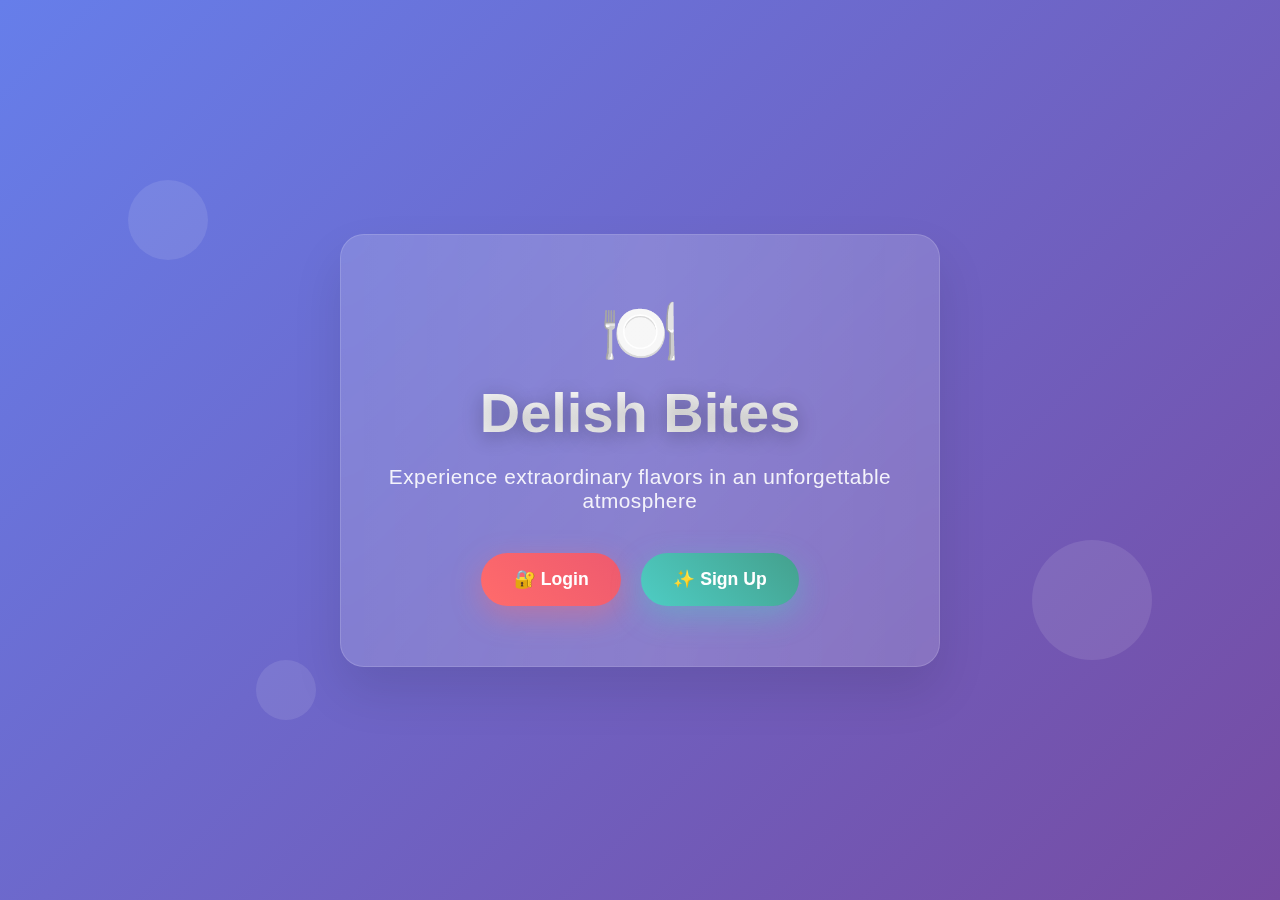
<file: frontend/index.html>
<!DOCTYPE html>
<html lang="en">
<head>
    <meta charset="UTF-8">
    <meta name="viewport" content="width=device-width, initial-scale=1.0">
    <title>Delish Bites - Extraordinary Dining Experience</title>
    <style>
        * {
            margin: 0;
            padding: 0;
            box-sizing: border-box;
        }

        body {
            font-family: 'Inter', -apple-system, BlinkMacSystemFont, 'Segoe UI', Roboto, sans-serif;
            background: linear-gradient(135deg, #667eea 0%, #764ba2 100%);
            min-height: 100vh;
            display: flex;
            flex-direction: column;
            justify-content: center;
            align-items: center;
            overflow-x: hidden;
        }

        .hero-container {
            text-align: center;
            background: rgba(255, 255, 255, 0.1);
            backdrop-filter: blur(20px);
            border-radius: 24px;
            padding: 60px 40px;
            border: 1px solid rgba(255, 255, 255, 0.2);
            box-shadow: 0 25px 50px rgba(0, 0, 0, 0.1);
            max-width: 600px;
            width: 90%;
            position: relative;
            overflow: hidden;
        }

        .hero-container::before {
            content: '';
            position: absolute;
            top: -50%;
            left: -50%;
            width: 200%;
            height: 200%;
            background: linear-gradient(45deg, transparent, rgba(255, 255, 255, 0.1), transparent);
            transform: rotate(45deg);
            animation: shimmer 3s ease-in-out infinite;
        }

        @keyframes shimmer {
            0% { transform: translateX(-100%) translateY(-100%) rotate(45deg); }
            50% { transform: translateX(100%) translateY(100%) rotate(45deg); }
            100% { transform: translateX(-100%) translateY(-100%) rotate(45deg); }
        }

        .logo {
            font-size: 4rem;
            margin-bottom: 10px;
            animation: bounce 2s ease-in-out infinite;
        }

        @keyframes bounce {
            0%, 20%, 50%, 80%, 100% { transform: translateY(0); }
            40% { transform: translateY(-10px); }
            60% { transform: translateY(-5px); }
        }

        h1 {
            font-size: 3.5rem;
            font-weight: 800;
            color: white;
            margin-bottom: 20px;
            text-shadow: 0 4px 20px rgba(0, 0, 0, 0.3);
            background: linear-gradient(45deg, #fff, #f0f0f0);
            -webkit-background-clip: text;
            -webkit-text-fill-color: transparent;
            background-clip: text;
            position: relative;
            z-index: 1;
        }

        .subtitle {
            font-size: 1.3rem;
            color: rgba(255, 255, 255, 0.9);
            margin-bottom: 40px;
            font-weight: 300;
            letter-spacing: 0.5px;
            position: relative;
            z-index: 1;
        }

        .button-container {
            display: flex;
            gap: 20px;
            justify-content: center;
            flex-wrap: wrap;
            position: relative;
            z-index: 1;
        }

        .cta-button {
            padding: 16px 32px;
            font-size: 1.1rem;
            font-weight: 600;
            border: none;
            border-radius: 50px;
            cursor: pointer;
            transition: all 0.3s cubic-bezier(0.175, 0.885, 0.32, 1.275);
            text-decoration: none;
            display: inline-flex;
            align-items: center;
            gap: 8px;
            position: relative;
            overflow: hidden;
            min-width: 140px;
            justify-content: center;
        }

        .cta-button::before {
            content: '';
            position: absolute;
            top: 0;
            left: -100%;
            width: 100%;
            height: 100%;
            background: linear-gradient(90deg, transparent, rgba(255, 255, 255, 0.2), transparent);
            transition: left 0.5s;
        }

        .cta-button:hover::before {
            left: 100%;
        }

        .login-btn {
            background: linear-gradient(45deg, #ff6b6b, #ee5a6f);
            color: white;
            box-shadow: 0 10px 30px rgba(255, 107, 107, 0.4);
        }

        .login-btn:hover {
            transform: translateY(-3px);
            box-shadow: 0 15px 40px rgba(255, 107, 107, 0.6);
        }

        .signup-btn {
            background: linear-gradient(45deg, #4ecdc4, #44a08d);
            color: white;
            box-shadow: 0 10px 30px rgba(78, 205, 196, 0.4);
        }

        .signup-btn:hover {
            transform: translateY(-3px);
            box-shadow: 0 15px 40px rgba(78, 205, 196, 0.6);
        }

        .floating-elements {
            position: fixed;
            top: 0;
            left: 0;
            width: 100%;
            height: 100%;
            pointer-events: none;
            z-index: -1;
        }

        .floating-element {
            position: absolute;
            border-radius: 50%;
            background: rgba(255, 255, 255, 0.1);
            animation: float 6s ease-in-out infinite;
        }

        .floating-element:nth-child(1) {
            width: 80px;
            height: 80px;
            top: 20%;
            left: 10%;
            animation-delay: 0s;
        }

        .floating-element:nth-child(2) {
            width: 120px;
            height: 120px;
            top: 60%;
            right: 10%;
            animation-delay: 2s;
        }

        .floating-element:nth-child(3) {
            width: 60px;
            height: 60px;
            bottom: 20%;
            left: 20%;
            animation-delay: 4s;
        }

        @keyframes float {
            0%, 100% { transform: translateY(0px) rotate(0deg); }
            50% { transform: translateY(-20px) rotate(180deg); }
        }

        .features {
            position: absolute;
            bottom: -150px;
            left: 50%;
            transform: translateX(-50%);
            display: flex;
            gap: 30px;
            opacity: 0.7;
        }

        .feature-item {
            text-align: center;
            color: rgba(255, 255, 255, 0.8);
            font-size: 0.9rem;
        }

        .feature-icon {
            font-size: 2rem;
            margin-bottom: 5px;
            display: block;
        }

        @media (max-width: 768px) {
            .hero-container {
                padding: 40px 20px;
                margin: 20px;
            }
            
            h1 {
                font-size: 2.5rem;
            }
            
            .subtitle {
                font-size: 1.1rem;
            }
            
            .button-container {
                flex-direction: column;
                align-items: center;
            }
            
            .cta-button {
                width: 100%;
                max-width: 250px;
            }
        }
    </style>
</head>
<body>
    <div class="floating-elements">
        <div class="floating-element"></div>
        <div class="floating-element"></div>
        <div class="floating-element"></div>
    </div>

    <div class="hero-container">
        <div class="logo">🍽️</div>
        <h1>Delish Bites</h1>
        <p class="subtitle">Experience extraordinary flavors in an unforgettable atmosphere</p>
        
        <div class="button-container">
            <button class="cta-button login-btn" onclick="location.href='login.html'">
                🔐 Login
            </button>
            <button class="cta-button signup-btn" onclick="location.href='signup.html'">
                ✨ Sign Up
            </button>
        </div>

        <div class="features">
            <div class="feature-item">
                <span class="feature-icon">🥘</span>
                Gourmet Cuisine
            </div>
            <div class="feature-item">
                <span class="feature-icon">⚡</span>
                Quick Booking
            </div>
            <div class="feature-item">
                <span class="feature-icon">🌟</span>
                Premium Service
            </div>
        </div>
    </div>
</body>
</html>
</file>
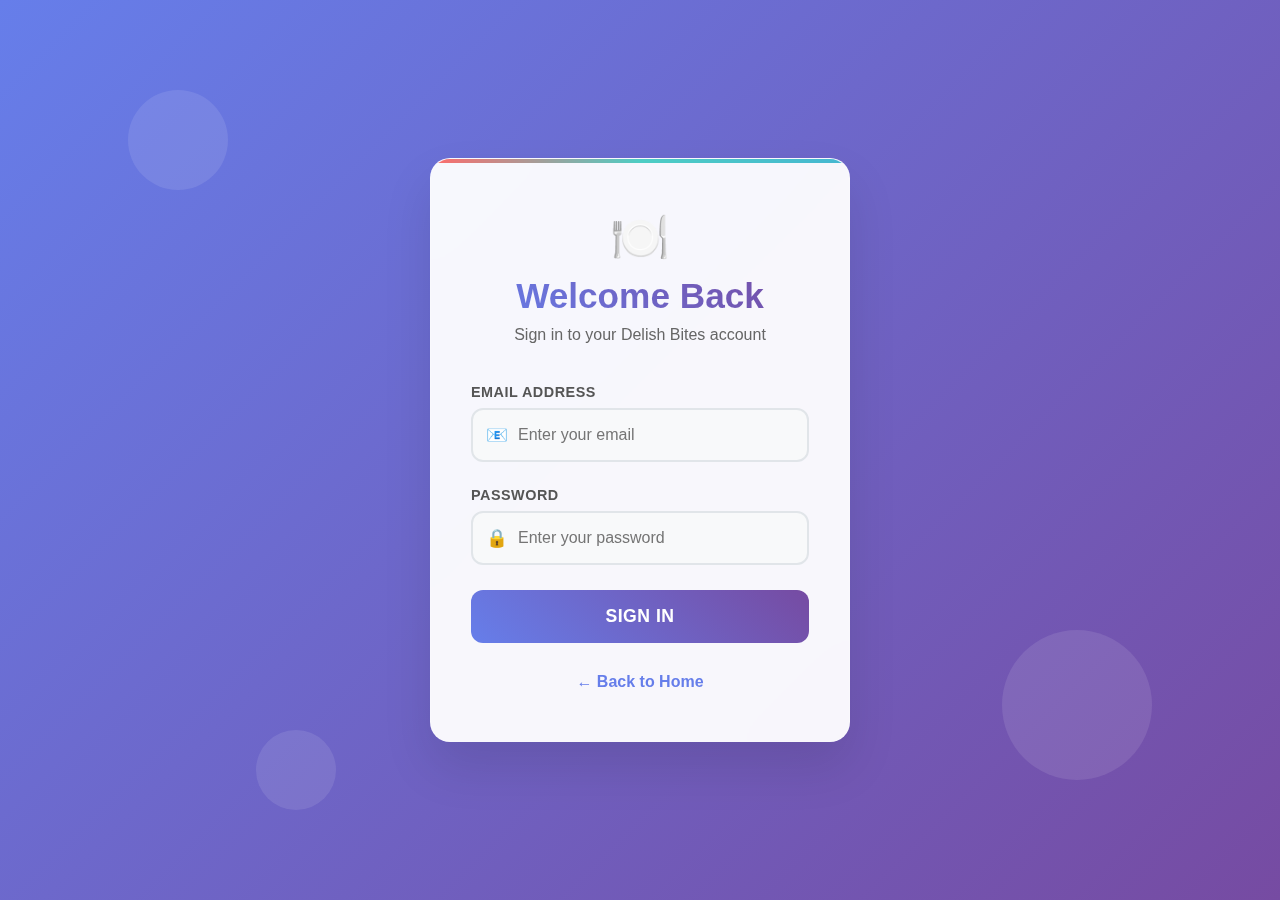
<file: frontend/login.html>
<!DOCTYPE html>
<html lang="en">
<head>
    <meta charset="UTF-8">
    <meta name="viewport" content="width=device-width, initial-scale=1.0">
    <title>Login - Delish Bites</title>
    <style>
        * {
            margin: 0;
            padding: 0;
            box-sizing: border-box;
        }

        body {
            font-family: 'Inter', -apple-system, BlinkMacSystemFont, 'Segoe UI', Roboto, sans-serif;
            background: linear-gradient(135deg, #667eea 0%, #764ba2 100%);
            min-height: 100vh;
            display: flex;
            justify-content: center;
            align-items: center;
            padding: 20px;
        }

        .login-container {
            background: rgba(255, 255, 255, 0.95);
            backdrop-filter: blur(20px);
            border-radius: 20px;
            padding: 50px 40px;
            box-shadow: 0 25px 50px rgba(0, 0, 0, 0.1);
            border: 1px solid rgba(255, 255, 255, 0.2);
            max-width: 420px;
            width: 100%;
            position: relative;
            overflow: hidden;
        }

        .login-container::before {
            content: '';
            position: absolute;
            top: 0;
            left: 0;
            right: 0;
            height: 4px;
            background: linear-gradient(90deg, #ff6b6b, #4ecdc4, #45b7d1);
            border-radius: 20px 20px 0 0;
        }

        .logo {
            text-align: center;
            font-size: 3rem;
            margin-bottom: 10px;
            animation: pulse 2s ease-in-out infinite;
        }

        @keyframes pulse {
            0%, 100% { transform: scale(1); }
            50% { transform: scale(1.05); }
        }

        h2 {
            text-align: center;
            color: #333;
            font-size: 2.2rem;
            font-weight: 700;
            margin-bottom: 10px;
            background: linear-gradient(45deg, #667eea, #764ba2);
            -webkit-background-clip: text;
            -webkit-text-fill-color: transparent;
            background-clip: text;
        }

        .subtitle {
            text-align: center;
            color: #666;
            margin-bottom: 40px;
            font-size: 1rem;
        }

        .form-group {
            margin-bottom: 25px;
            position: relative;
        }

        .form-group label {
            display: block;
            margin-bottom: 8px;
            color: #555;
            font-weight: 600;
            font-size: 0.9rem;
            text-transform: uppercase;
            letter-spacing: 0.5px;
        }

        .input-container {
            position: relative;
        }

        .input-icon {
            position: absolute;
            left: 15px;
            top: 50%;
            transform: translateY(-50%);
            color: #999;
            font-size: 1.1rem;
            z-index: 1;
        }

        input[type="email"],
        input[type="password"] {
            width: 100%;
            padding: 16px 20px 16px 45px;
            border: 2px solid #e1e5e9;
            border-radius: 12px;
            font-size: 1rem;
            transition: all 0.3s ease;
            background: #f8f9fa;
            color: #333;
        }

        input[type="email"]:focus,
        input[type="password"]:focus {
            outline: none;
            border-color: #667eea;
            background: white;
            box-shadow: 0 0 0 3px rgba(102, 126, 234, 0.1);
            transform: translateY(-2px);
        }

        .login-btn {
            width: 100%;
            padding: 16px;
            background: linear-gradient(45deg, #667eea, #764ba2);
            color: white;
            border: none;
            border-radius: 12px;
            font-size: 1.1rem;
            font-weight: 600;
            cursor: pointer;
            transition: all 0.3s ease;
            text-transform: uppercase;
            letter-spacing: 0.5px;
            position: relative;
            overflow: hidden;
        }

        .login-btn::before {
            content: '';
            position: absolute;
            top: 0;
            left: -100%;
            width: 100%;
            height: 100%;
            background: linear-gradient(90deg, transparent, rgba(255, 255, 255, 0.2), transparent);
            transition: left 0.5s;
        }

        .login-btn:hover::before {
            left: 100%;
        }

        .login-btn:hover {
            transform: translateY(-2px);
            box-shadow: 0 10px 30px rgba(102, 126, 234, 0.4);
        }

        .login-btn:active {
            transform: translateY(0);
        }

        .back-link {
            text-align: center;
            margin-top: 30px;
        }

        .back-link a {
            color: #667eea;
            text-decoration: none;
            font-weight: 600;
            transition: all 0.3s ease;
            display: inline-flex;
            align-items: center;
            gap: 5px;
        }

        .back-link a:hover {
            color: #764ba2;
            transform: translateX(-3px);
        }

        .floating-shapes {
            position: fixed;
            top: 0;
            left: 0;
            width: 100%;
            height: 100%;
            pointer-events: none;
            z-index: -1;
        }

        .shape {
            position: absolute;
            border-radius: 50%;
            background: rgba(255, 255, 255, 0.1);
            animation: float 8s ease-in-out infinite;
        }

        .shape:nth-child(1) {
            width: 100px;
            height: 100px;
            top: 10%;
            left: 10%;
            animation-delay: 0s;
        }

        .shape:nth-child(2) {
            width: 150px;
            height: 150px;
            top: 70%;
            right: 10%;
            animation-delay: 3s;
        }

        .shape:nth-child(3) {
            width: 80px;
            height: 80px;
            bottom: 10%;
            left: 20%;
            animation-delay: 6s;
        }

        @keyframes float {
            0%, 100% { transform: translateY(0px) rotate(0deg); }
            50% { transform: translateY(-30px) rotate(180deg); }
        }

        .error-message {
            color: #e74c3c;
            background: rgba(231, 76, 60, 0.1);
            padding: 12px;
            border-radius: 8px;
            margin-bottom: 20px;
            font-size: 0.9rem;
            display: none;
        }

        .success-message {
            color: #27ae60;
            background: rgba(39, 174, 96, 0.1);
            padding: 12px;
            border-radius: 8px;
            margin-bottom: 20px;
            font-size: 0.9rem;
            display: none;
        }

        @media (max-width: 480px) {
            .login-container {
                padding: 40px 25px;
                margin: 10px;
            }
            
            h2 {
                font-size: 1.8rem;
            }
        }
    </style>
</head>
<body>
    <div class="floating-shapes">
        <div class="shape"></div>
        <div class="shape"></div>
        <div class="shape"></div>
    </div>

    <div class="login-container">
        <div class="logo">🍽️</div>
        <h2>Welcome Back</h2>
        <p class="subtitle">Sign in to your Delish Bites account</p>
        
        <div class="error-message" id="errorMessage"></div>
        <div class="success-message" id="successMessage"></div>

        <form id="loginForm">
            <div class="form-group">
                <label for="email">Email Address</label>
                <div class="input-container">
                    <span class="input-icon">📧</span>
                    <input type="email" id="email" name="email" placeholder="Enter your email" required>
                </div>
            </div>

            <div class="form-group">
                <label for="password">Password</label>
                <div class="input-container">
                    <span class="input-icon">🔒</span>
                    <input type="password" id="password" name="password" placeholder="Enter your password" required>
                </div>
            </div>

            <button type="submit" class="login-btn">
                Sign In
            </button>
        </form>

        <div class="back-link">
            <a href="index.html">← Back to Home</a>
        </div>
    </div>

    <script>
        document.getElementById('loginForm').onsubmit = async function(e) {
            e.preventDefault();
            
            const errorDiv = document.getElementById('errorMessage');
            const successDiv = document.getElementById('successMessage');
            const submitBtn = e.target.querySelector('button[type="submit"]');
            
            // Hide previous messages
            errorDiv.style.display = 'none';
            successDiv.style.display = 'none';
            
            // Show loading state
            submitBtn.style.opacity = '0.7';
            submitBtn.textContent = 'Signing In...';
            
            try {
                const data = Object.fromEntries(new FormData(e.target));
                const res = await fetch('http://localhost:5000/api/auth/login', {
                    method: 'POST',
                    headers: { 'Content-Type': 'application/json' },
                    body: JSON.stringify(data)
                });
                
                const result = await res.json();
                
                if (res.ok) {
                    successDiv.textContent = result.message || 'Login successful!';
                    successDiv.style.display = 'block';
                    
                    // Redirect based on role
                    setTimeout(() => {
                        if (result.role === 'user') {
                            window.location.href = 'user_dashboard.html';
                        } else {
                            window.location.href = 'owner_dashboard.html';
                        }
                    }, 1000);
                } else {
                    errorDiv.textContent = result.message || 'Login failed. Please try again.';
                    errorDiv.style.display = 'block';
                }
            } catch (error) {
                errorDiv.textContent = 'Network error. Please check your connection and try again.';
                errorDiv.style.display = 'block';
            }
            
            // Reset button state
            submitBtn.style.opacity = '1';
            submitBtn.textContent = 'Sign In';
        }
    </script>
</body>
</html>
</file>
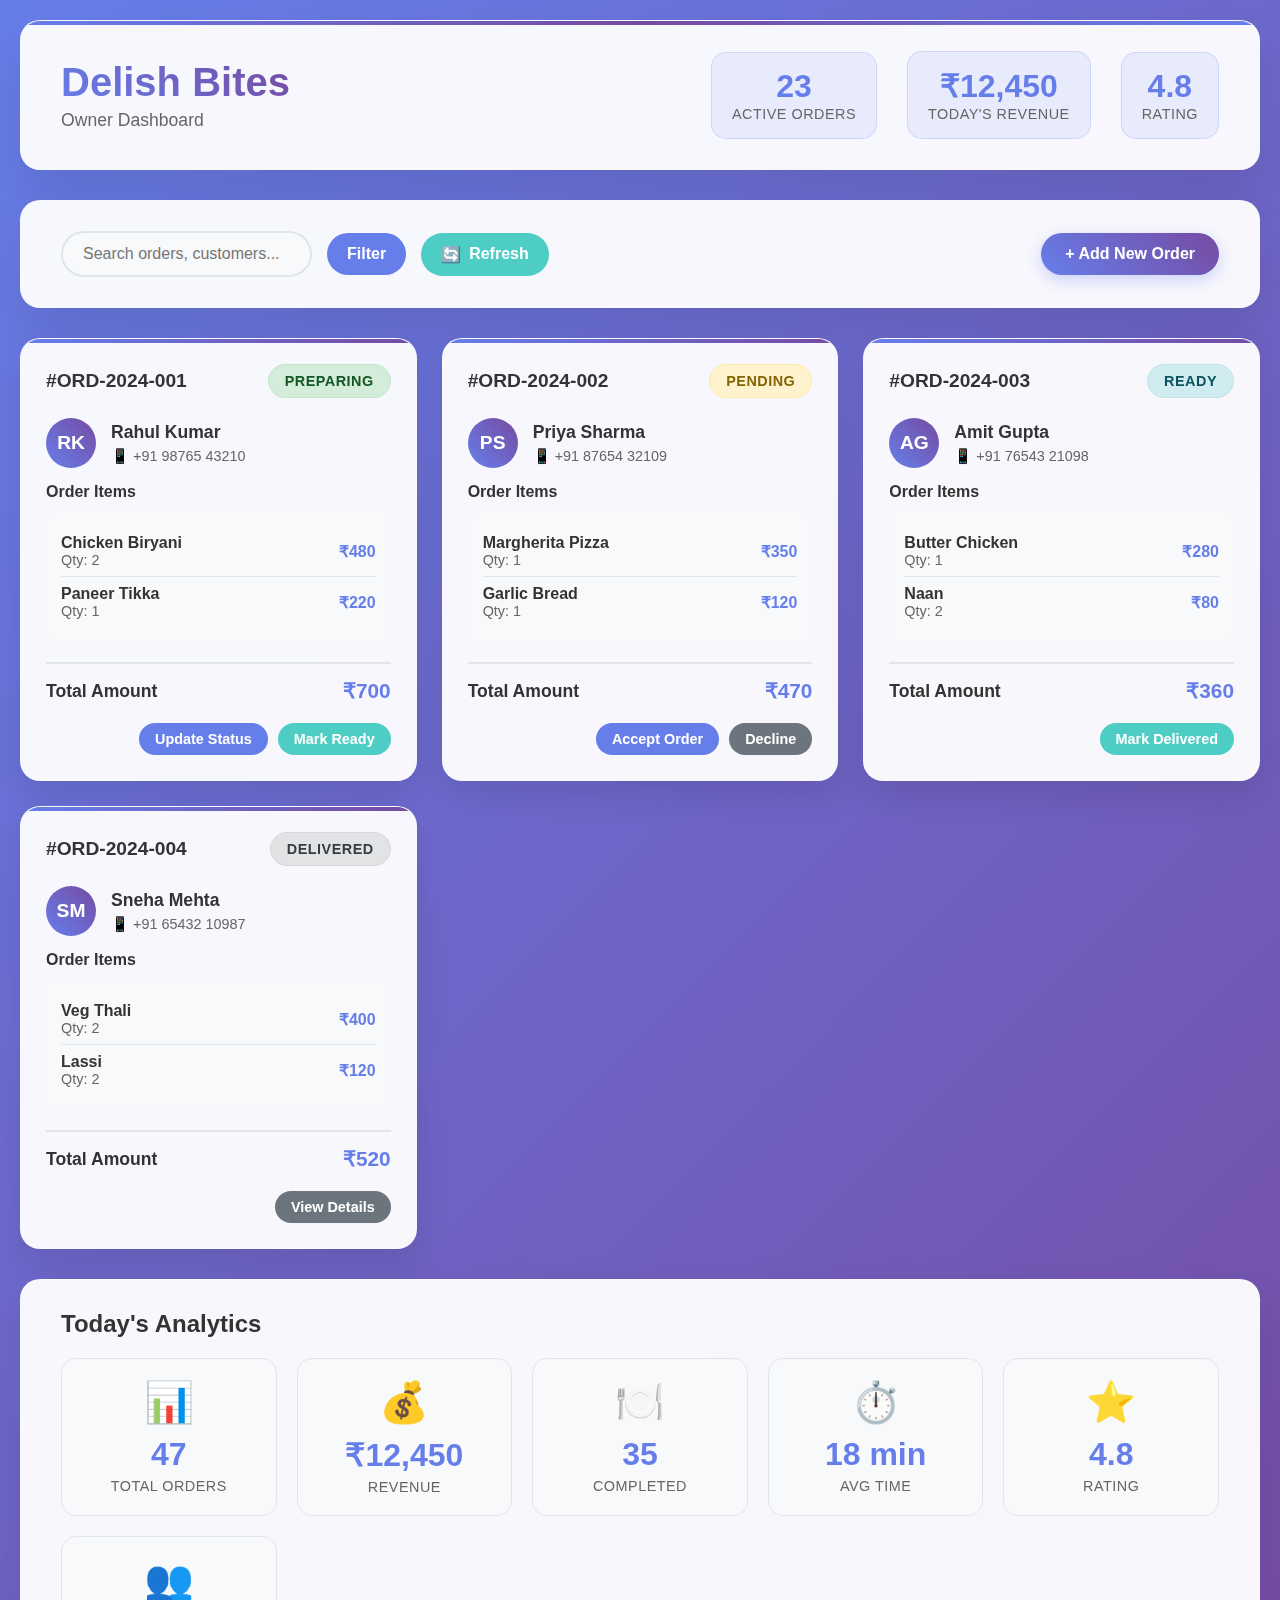
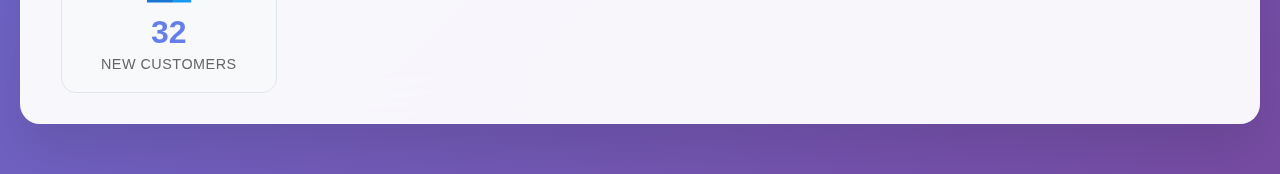
<file: frontend/owner_dashboard.html>
<!DOCTYPE html>
<html lang="en">
<head>
    <meta charset="UTF-8">
    <meta name="viewport" content="width=device-width, initial-scale=1.0">
    <title>Owner Dashboard - Delish Bites</title>
    <style>
        * {
            margin: 0;
            padding: 0;
            box-sizing: border-box;
        }

        body {
            font-family: 'Inter', -apple-system, BlinkMacSystemFont, 'Segoe UI', Roboto, sans-serif;
            background: linear-gradient(135deg, #667eea 0%, #764ba2 100%);
            min-height: 100vh;
            padding: 20px;
        }

        .dashboard-container {
            max-width: 1400px;
            margin: 0 auto;
        }

        .header {
            background: rgba(255, 255, 255, 0.95);
            backdrop-filter: blur(20px);
            border-radius: 20px;
            padding: 30px 40px;
            margin-bottom: 30px;
            box-shadow: 0 25px 50px rgba(0, 0, 0, 0.1);
            border: 1px solid rgba(255, 255, 255, 0.2);
            display: flex;
            justify-content: space-between;
            align-items: center;
            position: relative;
            overflow: hidden;
        }

        .header::before {
            content: '';
            position: absolute;
            top: 0;
            left: 0;
            right: 0;
            height: 4px;
            background: linear-gradient(90deg, #667eea, #764ba2, #667eea);
            border-radius: 20px 20px 0 0;
        }

        .header-left h1 {
            font-size: 2.5rem;
            font-weight: 700;
            background: linear-gradient(45deg, #667eea, #764ba2);
            -webkit-background-clip: text;
            -webkit-text-fill-color: transparent;
            background-clip: text;
            margin-bottom: 5px;
        }

        .header-left p {
            color: #666;
            font-size: 1.1rem;
        }

        .header-stats {
            display: flex;
            gap: 30px;
            align-items: center;
        }

        .stat-item {
            text-align: center;
            padding: 15px 20px;
            background: rgba(102, 126, 234, 0.1);
            border-radius: 15px;
            border: 1px solid rgba(102, 126, 234, 0.2);
        }

        .stat-number {
            font-size: 2rem;
            font-weight: 700;
            color: #667eea;
            display: block;
        }

        .stat-label {
            font-size: 0.9rem;
            color: #666;
            text-transform: uppercase;
            letter-spacing: 0.5px;
        }

        .controls {
            background: rgba(255, 255, 255, 0.95);
            backdrop-filter: blur(20px);
            border-radius: 20px;
            padding: 30px 40px;
            margin-bottom: 30px;
            box-shadow: 0 25px 50px rgba(0, 0, 0, 0.1);
            border: 1px solid rgba(255, 255, 255, 0.2);
            display: flex;
            justify-content: space-between;
            align-items: center;
            flex-wrap: wrap;
            gap: 20px;
        }

        .search-filter {
            display: flex;
            gap: 15px;
            align-items: center;
            flex-wrap: wrap;
        }

        .search-input {
            padding: 12px 20px;
            border: 2px solid #e1e5e9;
            border-radius: 25px;
            font-size: 1rem;
            min-width: 250px;
            transition: all 0.3s ease;
            background: #f8f9fa;
        }

        .search-input:focus {
            outline: none;
            border-color: #667eea;
            background: white;
            box-shadow: 0 0 0 3px rgba(102, 126, 234, 0.1);
        }

        .filter-btn {
            padding: 12px 20px;
            background: #667eea;
            color: white;
            border: none;
            border-radius: 25px;
            font-size: 1rem;
            font-weight: 600;
            cursor: pointer;
            transition: all 0.3s ease;
        }

        .filter-btn:hover {
            background: #5a6fd8;
            transform: translateY(-2px);
            box-shadow: 0 5px 15px rgba(102, 126, 234, 0.3);
        }

        .refresh-btn {
            padding: 12px 20px;
            background: #4ecdc4;
            color: white;
            border: none;
            border-radius: 25px;
            font-size: 1rem;
            font-weight: 600;
            cursor: pointer;
            transition: all 0.3s ease;
            display: flex;
            align-items: center;
            gap: 8px;
        }

        .refresh-btn:hover {
            background: #45b7b8;
            transform: translateY(-2px);
            box-shadow: 0 5px 15px rgba(78, 205, 196, 0.3);
        }

        .action-buttons {
            display: flex;
            gap: 15px;
        }

        .add-btn {
            padding: 12px 24px;
            background: linear-gradient(45deg, #667eea, #764ba2);
            color: white;
            border: none;
            border-radius: 25px;
            font-size: 1rem;
            font-weight: 600;
            cursor: pointer;
            transition: all 0.3s ease;
            box-shadow: 0 5px 15px rgba(102, 126, 234, 0.3);
        }

        .add-btn:hover {
            transform: translateY(-2px);
            box-shadow: 0 8px 25px rgba(102, 126, 234, 0.4);
        }

        .orders-grid {
            display: grid;
            grid-template-columns: repeat(auto-fill, minmax(380px, 1fr));
            gap: 25px;
            margin-bottom: 30px;
        }

        .order-card {
            background: rgba(255, 255, 255, 0.95);
            backdrop-filter: blur(20px);
            border-radius: 20px;
            padding: 25px;
            box-shadow: 0 15px 35px rgba(0, 0, 0, 0.1);
            border: 1px solid rgba(255, 255, 255, 0.2);
            transition: all 0.3s ease;
            position: relative;
            overflow: hidden;
        }

        .order-card:hover {
            transform: translateY(-5px);
            box-shadow: 0 25px 50px rgba(0, 0, 0, 0.15);
        }

        .order-card::before {
            content: '';
            position: absolute;
            top: 0;
            left: 0;
            right: 0;
            height: 4px;
            background: linear-gradient(90deg, #667eea, #764ba2);
            border-radius: 20px 20px 0 0;
        }

        .order-header {
            display: flex;
            justify-content: space-between;
            align-items: center;
            margin-bottom: 20px;
        }

        .order-id {
            font-size: 1.2rem;
            font-weight: 700;
            color: #333;
        }

        .order-status {
            padding: 8px 16px;
            border-radius: 20px;
            font-size: 0.9rem;
            font-weight: 600;
            text-transform: uppercase;
            letter-spacing: 0.5px;
        }

        .status-pending {
            background: #fff3cd;
            color: #856404;
            border: 1px solid #ffeaa7;
        }

        .status-preparing {
            background: #d4edda;
            color: #155724;
            border: 1px solid #c3e6cb;
        }

        .status-ready {
            background: #d1ecf1;
            color: #0c5460;
            border: 1px solid #bee5eb;
        }

        .status-delivered {
            background: #e2e3e5;
            color: #383d41;
            border: 1px solid #d6d8db;
        }

        .order-details {
            margin-bottom: 20px;
        }

        .customer-info {
            display: flex;
            align-items: center;
            gap: 15px;
            margin-bottom: 15px;
        }

        .customer-avatar {
            width: 50px;
            height: 50px;
            border-radius: 50%;
            background: linear-gradient(45deg, #667eea, #764ba2);
            display: flex;
            align-items: center;
            justify-content: center;
            color: white;
            font-weight: 700;
            font-size: 1.2rem;
        }

        .customer-details h3 {
            color: #333;
            font-size: 1.1rem;
            margin-bottom: 5px;
        }

        .customer-details p {
            color: #666;
            font-size: 0.9rem;
        }

        .order-items {
            margin-bottom: 20px;
        }

        .order-items h4 {
            color: #333;
            font-size: 1rem;
            margin-bottom: 10px;
        }

        .item-list {
            background: #f8f9fa;
            border-radius: 10px;
            padding: 15px;
        }

        .item {
            display: flex;
            justify-content: space-between;
            align-items: center;
            padding: 8px 0;
            border-bottom: 1px solid #e1e5e9;
        }

        .item:last-child {
            border-bottom: none;
        }

        .item-name {
            font-weight: 600;
            color: #333;
        }

        .item-quantity {
            color: #666;
            font-size: 0.9rem;
        }

        .item-price {
            font-weight: 700;
            color: #667eea;
        }

        .order-total {
            display: flex;
            justify-content: space-between;
            align-items: center;
            padding-top: 15px;
            border-top: 2px solid #e1e5e9;
            margin-top: 15px;
        }

        .total-label {
            font-size: 1.1rem;
            font-weight: 600;
            color: #333;
        }

        .total-amount {
            font-size: 1.3rem;
            font-weight: 700;
            color: #667eea;
        }

        .order-actions {
            display: flex;
            gap: 10px;
            justify-content: flex-end;
        }

        .action-btn {
            padding: 8px 16px;
            border: none;
            border-radius: 20px;
            font-size: 0.9rem;
            font-weight: 600;
            cursor: pointer;
            transition: all 0.3s ease;
        }

        .btn-primary {
            background: #667eea;
            color: white;
        }

        .btn-primary:hover {
            background: #5a6fd8;
            transform: translateY(-1px);
        }

        .btn-success {
            background: #4ecdc4;
            color: white;
        }

        .btn-success:hover {
            background: #45b7b8;
            transform: translateY(-1px);
        }

        .btn-secondary {
            background: #6c757d;
            color: white;
        }

        .btn-secondary:hover {
            background: #5a6268;
            transform: translateY(-1px);
        }

        .analytics-section {
            background: rgba(255, 255, 255, 0.95);
            backdrop-filter: blur(20px);
            border-radius: 20px;
            padding: 30px 40px;
            margin-bottom: 30px;
            box-shadow: 0 25px 50px rgba(0, 0, 0, 0.1);
            border: 1px solid rgba(255, 255, 255, 0.2);
        }

        .analytics-title {
            font-size: 1.5rem;
            font-weight: 700;
            color: #333;
            margin-bottom: 20px;
        }

        .analytics-grid {
            display: grid;
            grid-template-columns: repeat(auto-fit, minmax(200px, 1fr));
            gap: 20px;
        }

        .analytics-card {
            background: #f8f9fa;
            border-radius: 15px;
            padding: 20px;
            text-align: center;
            border: 1px solid #e1e5e9;
            transition: all 0.3s ease;
        }

        .analytics-card:hover {
            transform: translateY(-2px);
            box-shadow: 0 5px 15px rgba(0, 0, 0, 0.1);
        }

        .analytics-icon {
            font-size: 2.5rem;
            margin-bottom: 10px;
        }

        .analytics-value {
            font-size: 2rem;
            font-weight: 700;
            color: #667eea;
            margin-bottom: 5px;
        }

        .analytics-label {
            color: #666;
            font-size: 0.9rem;
            text-transform: uppercase;
            letter-spacing: 0.5px;
        }

        @media (max-width: 768px) {
            .header {
                flex-direction: column;
                gap: 20px;
                text-align: center;
            }

            .header-stats {
                flex-wrap: wrap;
                justify-content: center;
            }

            .controls {
                flex-direction: column;
                align-items: stretch;
            }

            .search-filter {
                justify-content: center;
            }

            .action-buttons {
                justify-content: center;
            }

            .orders-grid {
                grid-template-columns: 1fr;
            }
        }
    </style>
</head>
<body>
    <div class="dashboard-container">
        <!-- Header -->
        <div class="header">
            <div class="header-left">
                <h1>Delish Bites</h1>
                <p>Owner Dashboard</p>
            </div>
            <div class="header-stats">
                <div class="stat-item">
                    <span class="stat-number">23</span>
                    <span class="stat-label">Active Orders</span>
                </div>
                <div class="stat-item">
                    <span class="stat-number">₹12,450</span>
                    <span class="stat-label">Today's Revenue</span>
                </div>
                <div class="stat-item">
                    <span class="stat-number">4.8</span>
                    <span class="stat-label">Rating</span>
                </div>
            </div>
        </div>

        <!-- Controls -->
        <div class="controls">
            <div class="search-filter">
                <input type="text" class="search-input" placeholder="Search orders, customers...">
                <button class="filter-btn">Filter</button>
                <button class="refresh-btn">
                    <span>🔄</span>
                    Refresh
                </button>
            </div>
            <div class="action-buttons">
                <button class="add-btn">+ Add New Order</button>
            </div>
        </div>

        <!-- Orders Grid -->
        <div class="orders-grid">
            <!-- Order Card 1 -->
            <div class="order-card">
                <div class="order-header">
                    <div class="order-id">#ORD-2024-001</div>
                    <div class="order-status status-preparing">Preparing</div>
                </div>
                <div class="order-details">
                    <div class="customer-info">
                        <div class="customer-avatar">RK</div>
                        <div class="customer-details">
                            <h3>Rahul Kumar</h3>
                            <p>📱 +91 98765 43210</p>
                        </div>
                    </div>
                    <div class="order-items">
                        <h4>Order Items</h4>
                        <div class="item-list">
                            <div class="item">
                                <div>
                                    <div class="item-name">Chicken Biryani</div>
                                    <div class="item-quantity">Qty: 2</div>
                                </div>
                                <div class="item-price">₹480</div>
                            </div>
                            <div class="item">
                                <div>
                                    <div class="item-name">Paneer Tikka</div>
                                    <div class="item-quantity">Qty: 1</div>
                                </div>
                                <div class="item-price">₹220</div>
                            </div>
                        </div>
                    </div>
                    <div class="order-total">
                        <div class="total-label">Total Amount</div>
                        <div class="total-amount">₹700</div>
                    </div>
                </div>
                <div class="order-actions">
                    <button class="action-btn btn-primary">Update Status</button>
                    <button class="action-btn btn-success">Mark Ready</button>
                </div>
            </div>

            <!-- Order Card 2 -->
            <div class="order-card">
                <div class="order-header">
                    <div class="order-id">#ORD-2024-002</div>
                    <div class="order-status status-pending">Pending</div>
                </div>
                <div class="order-details">
                    <div class="customer-info">
                        <div class="customer-avatar">PS</div>
                        <div class="customer-details">
                            <h3>Priya Sharma</h3>
                            <p>📱 +91 87654 32109</p>
                        </div>
                    </div>
                    <div class="order-items">
                        <h4>Order Items</h4>
                        <div class="item-list">
                            <div class="item">
                                <div>
                                    <div class="item-name">Margherita Pizza</div>
                                    <div class="item-quantity">Qty: 1</div>
                                </div>
                                <div class="item-price">₹350</div>
                            </div>
                            <div class="item">
                                <div>
                                    <div class="item-name">Garlic Bread</div>
                                    <div class="item-quantity">Qty: 1</div>
                                </div>
                                <div class="item-price">₹120</div>
                            </div>
                        </div>
                    </div>
                    <div class="order-total">
                        <div class="total-label">Total Amount</div>
                        <div class="total-amount">₹470</div>
                    </div>
                </div>
                <div class="order-actions">
                    <button class="action-btn btn-primary">Accept Order</button>
                    <button class="action-btn btn-secondary">Decline</button>
                </div>
            </div>

            <!-- Order Card 3 -->
            <div class="order-card">
                <div class="order-header">
                    <div class="order-id">#ORD-2024-003</div>
                    <div class="order-status status-ready">Ready</div>
                </div>
                <div class="order-details">
                    <div class="customer-info">
                        <div class="customer-avatar">AG</div>
                        <div class="customer-details">
                            <h3>Amit Gupta</h3>
                            <p>📱 +91 76543 21098</p>
                        </div>
                    </div>
                    <div class="order-items">
                        <h4>Order Items</h4>
                        <div class="item-list">
                            <div class="item">
                                <div>
                                    <div class="item-name">Butter Chicken</div>
                                    <div class="item-quantity">Qty: 1</div>
                                </div>
                                <div class="item-price">₹280</div>
                            </div>
                            <div class="item">
                                <div>
                                    <div class="item-name">Naan</div>
                                    <div class="item-quantity">Qty: 2</div>
                                </div>
                                <div class="item-price">₹80</div>
                            </div>
                        </div>
                    </div>
                    <div class="order-total">
                        <div class="total-label">Total Amount</div>
                        <div class="total-amount">₹360</div>
                    </div>
                </div>
                <div class="order-actions">
                    <button class="action-btn btn-success">Mark Delivered</button>
                </div>
            </div>

            <!-- Order Card 4 -->
            <div class="order-card">
                <div class="order-header">
                    <div class="order-id">#ORD-2024-004</div>
                    <div class="order-status status-delivered">Delivered</div>
                </div>
                <div class="order-details">
                    <div class="customer-info">
                        <div class="customer-avatar">SM</div>
                        <div class="customer-details">
                            <h3>Sneha Mehta</h3>
                            <p>📱 +91 65432 10987</p>
                        </div>
                    </div>
                    <div class="order-items">
                        <h4>Order Items</h4>
                        <div class="item-list">
                            <div class="item">
                                <div>
                                    <div class="item-name">Veg Thali</div>
                                    <div class="item-quantity">Qty: 2</div>
                                </div>
                                <div class="item-price">₹400</div>
                            </div>
                            <div class="item">
                                <div>
                                    <div class="item-name">Lassi</div>
                                    <div class="item-quantity">Qty: 2</div>
                                </div>
                                <div class="item-price">₹120</div>
                            </div>
                        </div>
                    </div>
                    <div class="order-total">
                        <div class="total-label">Total Amount</div>
                        <div class="total-amount">₹520</div>
                    </div>
                </div>
                <div class="order-actions">
                    <button class="action-btn btn-secondary">View Details</button>
                </div>
            </div>
        </div>

        <!-- Analytics Section -->
        <div class="analytics-section">
            <h2 class="analytics-title">Today's Analytics</h2>
            <div class="analytics-grid">
                <div class="analytics-card">
                    <div class="analytics-icon">📊</div>
                    <div class="analytics-value">47</div>
                    <div class="analytics-label">Total Orders</div>
                </div>
                <div class="analytics-card">
                    <div class="analytics-icon">💰</div>
                    <div class="analytics-value">₹12,450</div>
                    <div class="analytics-label">Revenue</div>
                </div>
                <div class="analytics-card">
                    <div class="analytics-icon">🍽️</div>
                    <div class="analytics-value">35</div>
                    <div class="analytics-label">Completed</div>
                </div>
                <div class="analytics-card">
                    <div class="analytics-icon">⏱️</div>
                    <div class="analytics-value">18 min</div>
                    <div class="analytics-label">Avg Time</div>
                </div>
                <div class="analytics-card">
                    <div class="analytics-icon">⭐</div>
                    <div class="analytics-value">4.8</div>
                    <div class="analytics-label">Rating</div>
                </div>
                <div class="analytics-card">
                    <div class="analytics-icon">👥</div>
                    <div class="analytics-value">32</div>
                    <div class="analytics-label">New Customers</div>
                </div>
            </div>
        </div>
    </div>

    <script>
        // Simple refresh functionality
        document.querySelector('.refresh-btn').addEventListener('click', function() {
            this.style.transform = 'rotate(180deg)';
            setTimeout(() => {
                this.style.transform = 'rotate(0deg)';
                location.reload();
            }, 500);
        });

        // Search functionality
        document.querySelector('.search-input').addEventListener('input', function(e) {
            const searchTerm = e.target.value.toLowerCase();
            const orderCards = document.querySelectorAll('.order-card');
            
            orderCards.forEach(card => {
                const orderText = card.textContent.toLowerCase();
                if (orderText.includes(searchTerm)) {
                    card.style.display = 'block';
                } else {
                    card.style.display = 'none';
                }
            });
        });

        // Status update functionality
        document.querySelectorAll('.action-btn').forEach(btn => {
            btn.addEventListener('click', function() {
                const action = this.textContent.trim();
                
                if (action === 'Accept Order') {
                    const statusBadge = this.closest('.order-card').querySelector('.order-status');
                    statusBadge.textContent = 'Preparing';
                    statusBadge.className = 'order-status status-preparing';
                    this.textContent = 'Update Status';
                    this.className = 'action-btn btn-primary';
                } else if (action === 'Mark Ready') {
                    const statusBadge = this.closest('.order-card').querySelector('.order-status');
                    statusBadge.textContent = 'Ready';
                    statusBadge.className = 'order-status status-ready';
                    this.textContent = 'Mark Delivered';
                    this.className = 'action-btn btn-success';
                } else if (action === 'Mark Delivered') {
                    const statusBadge = this.closest('.order-card').querySelector('.order-status');
                    statusBadge.textContent = 'Delivered';
                    statusBadge.className = 'order-status status-delivered';
                    this.textContent = 'View Details';
                    this.className = 'action-btn btn-secondary';
                }
            });
        });
    </script>
</body>
</html>
</file>
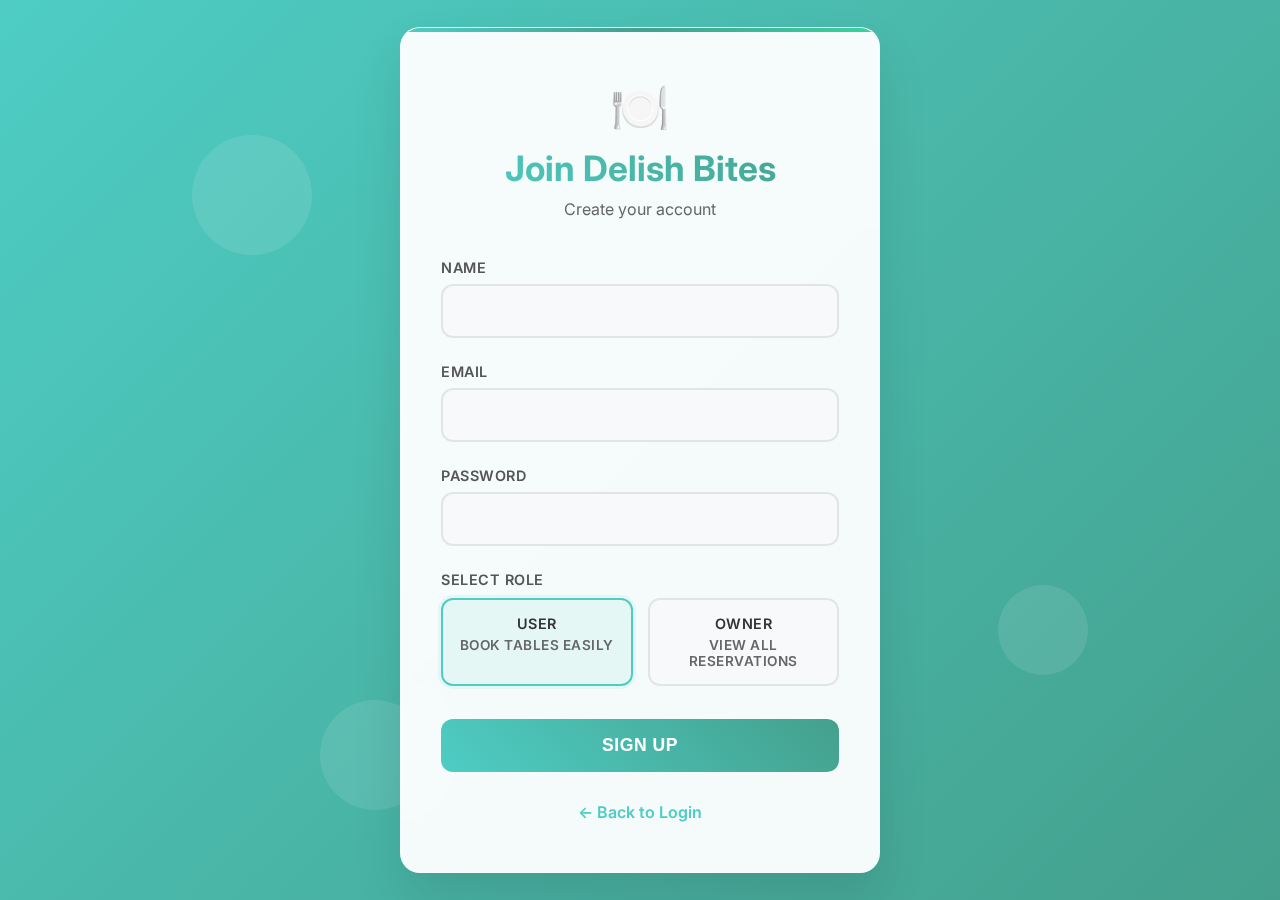
<file: frontend/signup.html>
<!DOCTYPE html>
<html lang="en">
<head>
  <meta charset="UTF-8" />
  <meta name="viewport" content="width=device-width, initial-scale=1.0"/>
  <title>Sign Up - Delish Bites</title>
  <link href="https://fonts.googleapis.com/css2?family=Inter&display=swap" rel="stylesheet">
  <style>
    * {
      margin: 0;
      padding: 0;
      box-sizing: border-box;
    }

    body {
      font-family: 'Inter', -apple-system, BlinkMacSystemFont, 'Segoe UI', Roboto, sans-serif;
      background: linear-gradient(135deg, #4ecdc4 0%, #44a08d 100%);
      min-height: 100vh;
      display: flex;
      justify-content: center;
      align-items: center;
      padding: 20px;
    }

    .signup-container {
      background: rgba(255, 255, 255, 0.95);
      backdrop-filter: blur(20px);
      border-radius: 20px;
      padding: 50px 40px;
      box-shadow: 0 25px 50px rgba(0, 0, 0, 0.1);
      border: 1px solid rgba(255, 255, 255, 0.2);
      max-width: 480px;
      width: 100%;
      position: relative;
      overflow: hidden;
    }

    .signup-container::before {
      content: '';
      position: absolute;
      top: 0;
      left: 0;
      right: 0;
      height: 4px;
      background: linear-gradient(90deg, #4ecdc4, #44a08d, #38d39f);
      border-radius: 20px 20px 0 0;
    }

    .logo {
      text-align: center;
      font-size: 3rem;
      margin-bottom: 10px;
      animation: rotate 3s ease-in-out infinite;
    }

    @keyframes rotate {
      0%, 100% { transform: rotate(0deg) scale(1); }
      50% { transform: rotate(10deg) scale(1.1); }
    }

    h2 {
      text-align: center;
      color: #333;
      font-size: 2.2rem;
      font-weight: 700;
      margin-bottom: 10px;
      background: linear-gradient(45deg, #4ecdc4, #44a08d);
      -webkit-background-clip: text;
      -webkit-text-fill-color: transparent;
      background-clip: text;
    }

    .subtitle {
      text-align: center;
      color: #666;
      margin-bottom: 40px;
      font-size: 1rem;
    }

    .form-group {
      margin-bottom: 25px;
      position: relative;
    }

    .form-group label {
      display: block;
      margin-bottom: 8px;
      color: #555;
      font-weight: 600;
      font-size: 0.9rem;
      text-transform: uppercase;
      letter-spacing: 0.5px;
    }

    .input-container {
      position: relative;
    }

    .input-icon {
      position: absolute;
      left: 15px;
      top: 50%;
      transform: translateY(-50%);
      color: #999;
      font-size: 1.1rem;
      z-index: 1;
    }

    input[type="text"],
    input[type="email"],
    input[type="password"],
    select {
      width: 100%;
      padding: 16px 20px 16px 45px;
      border: 2px solid #e1e5e9;
      border-radius: 12px;
      font-size: 1rem;
      transition: all 0.3s ease;
      background: #f8f9fa;
      color: #333;
      appearance: none;
    }

    select {
      background-image: url("data:image/svg+xml;charset=UTF-8,%3csvg xmlns='http://www.w3.org/2000/svg' viewBox='0 0 24 24' fill='none' stroke='currentColor' stroke-width='2' stroke-linecap='round' stroke-linejoin='round'%3e%3cpolyline points='6,9 12,15 18,9'%3e%3c/polyline%3e%3c/svg%3e");
      background-repeat: no-repeat;
      background-position: right 15px center;
      background-size: 20px;
      cursor: pointer;
    }

    .role-selector {
      display: flex;
      gap: 15px;
      margin-top: 10px;
    }

    .role-option {
      flex: 1;
      padding: 15px;
      border: 2px solid #e1e5e9;
      border-radius: 12px;
      text-align: center;
      cursor: pointer;
      transition: all 0.3s ease;
      background: #f8f9fa;
      position: relative;
    }

    .role-option:hover {
      border-color: #4ecdc4;
      background: white;
      transform: translateY(-2px);
    }

    .role-option.selected {
      border-color: #4ecdc4;
      background: rgba(78, 205, 196, 0.1);
      box-shadow: 0 0 0 3px rgba(78, 205, 196, 0.1);
    }

    .role-option input[type="radio"] {
      display: none;
    }

    .role-title {
      font-weight: 600;
      color: #333;
      margin-bottom: 5px;
    }

    .role-description {
      font-size: 0.85rem;
      color: #666;
    }

    .signup-btn {
      width: 100%;
      padding: 16px;
      background: linear-gradient(45deg, #4ecdc4, #44a08d);
      color: white;
      border: none;
      border-radius: 12px;
      font-size: 1.1rem;
      font-weight: 600;
      cursor: pointer;
      transition: all 0.3s ease;
      text-transform: uppercase;
      letter-spacing: 0.5px;
      position: relative;
      overflow: hidden;
    }

    .signup-btn:hover {
      transform: translateY(-2px);
      box-shadow: 0 10px 30px rgba(78, 205, 196, 0.4);
    }

    .back-link {
      text-align: center;
      margin-top: 30px;
    }

    .back-link a {
      color: #4ecdc4;
      text-decoration: none;
      font-weight: 600;
      transition: all 0.3s ease;
      display: inline-flex;
      align-items: center;
      gap: 5px;
    }

    .back-link a:hover {
      color: #44a08d;
      transform: translateX(-3px);
    }

    .floating-shapes {
      position: fixed;
      top: 0;
      left: 0;
      width: 100%;
      height: 100%;
      pointer-events: none;
      z-index: -1;
    }

    .shape {
      position: absolute;
      border-radius: 50%;
      background: rgba(255, 255, 255, 0.1);
      animation: float 8s ease-in-out infinite;
    }

    .shape:nth-child(1) {
      width: 120px;
      height: 120px;
      top: 15%;
      left: 15%;
      animation-delay: 0s;
    }

    .shape:nth-child(2) {
      width: 90px;
      height: 90px;
      top: 65%;
      right: 15%;
      animation-delay: 2s;
    }

    .shape:nth-child(3) {
      width: 110px;
      height: 110px;
      bottom: 10%;
      left: 25%;
      animation-delay: 4s;
    }

    @keyframes float {
      0%, 100% { transform: translateY(0); }
      50% { transform: translateY(-20px); }
    }
  </style>
</head>
<body>
  <div class="signup-container">
    <div class="logo">🍽️</div>
    <h2>Join Delish Bites</h2>
    <p class="subtitle">Create your account</p>
    <form id="signupForm">
      <div class="form-group">
        <label for="name">Name</label>
        <div class="input-container">
          <input type="text" name="name" required>
        </div>
      </div>
      <div class="form-group">
        <label for="email">Email</label>
        <div class="input-container">
          <input type="email" name="email" required>
        </div>
      </div>
      <div class="form-group">
        <label for="password">Password</label>
        <div class="input-container">
          <input type="password" name="password" required>
        </div>
      </div>
      <div class="form-group">
        <label>Select Role</label>
        <div class="role-selector">
          <label class="role-option selected">
            <input type="radio" name="role" value="user" checked>
            <div class="role-title">User</div>
            <div class="role-description">Book tables easily</div>
          </label>
          <label class="role-option">
            <input type="radio" name="role" value="owner">
            <div class="role-title">Owner</div>
            <div class="role-description">View all reservations</div>
          </label>
        </div>
      </div>
      <button type="submit" class="signup-btn">Sign Up</button>
    </form>
    <div class="back-link">
      <a href="login.html">← Back to Login</a>
    </div>
  </div>
  <div class="floating-shapes">
    <div class="shape"></div>
    <div class="shape"></div>
    <div class="shape"></div>
  </div>
  <script>
    document.querySelectorAll(".role-option").forEach(option => {
      option.addEventListener("click", () => {
        document.querySelectorAll(".role-option").forEach(opt => opt.classList.remove("selected"));
        option.classList.add("selected");
        option.querySelector("input").checked = true;
      });
    });

    document.getElementById('signupForm').onsubmit = async function(e) {
      e.preventDefault();
      const formData = new FormData(e.target);
      const data = Object.fromEntries(formData.entries());
      const res = await fetch('http://localhost:5000/api/auth/signup', {
        method: 'POST',
        headers: { 'Content-Type': 'application/json' },
        body: JSON.stringify(data)
      });
      const result = await res.json();
      alert(result.message);
      if (result.message.includes("successful")) {
        window.location.href = "login.html";
      }
    };
  </script>
</body>
</html>
</file>
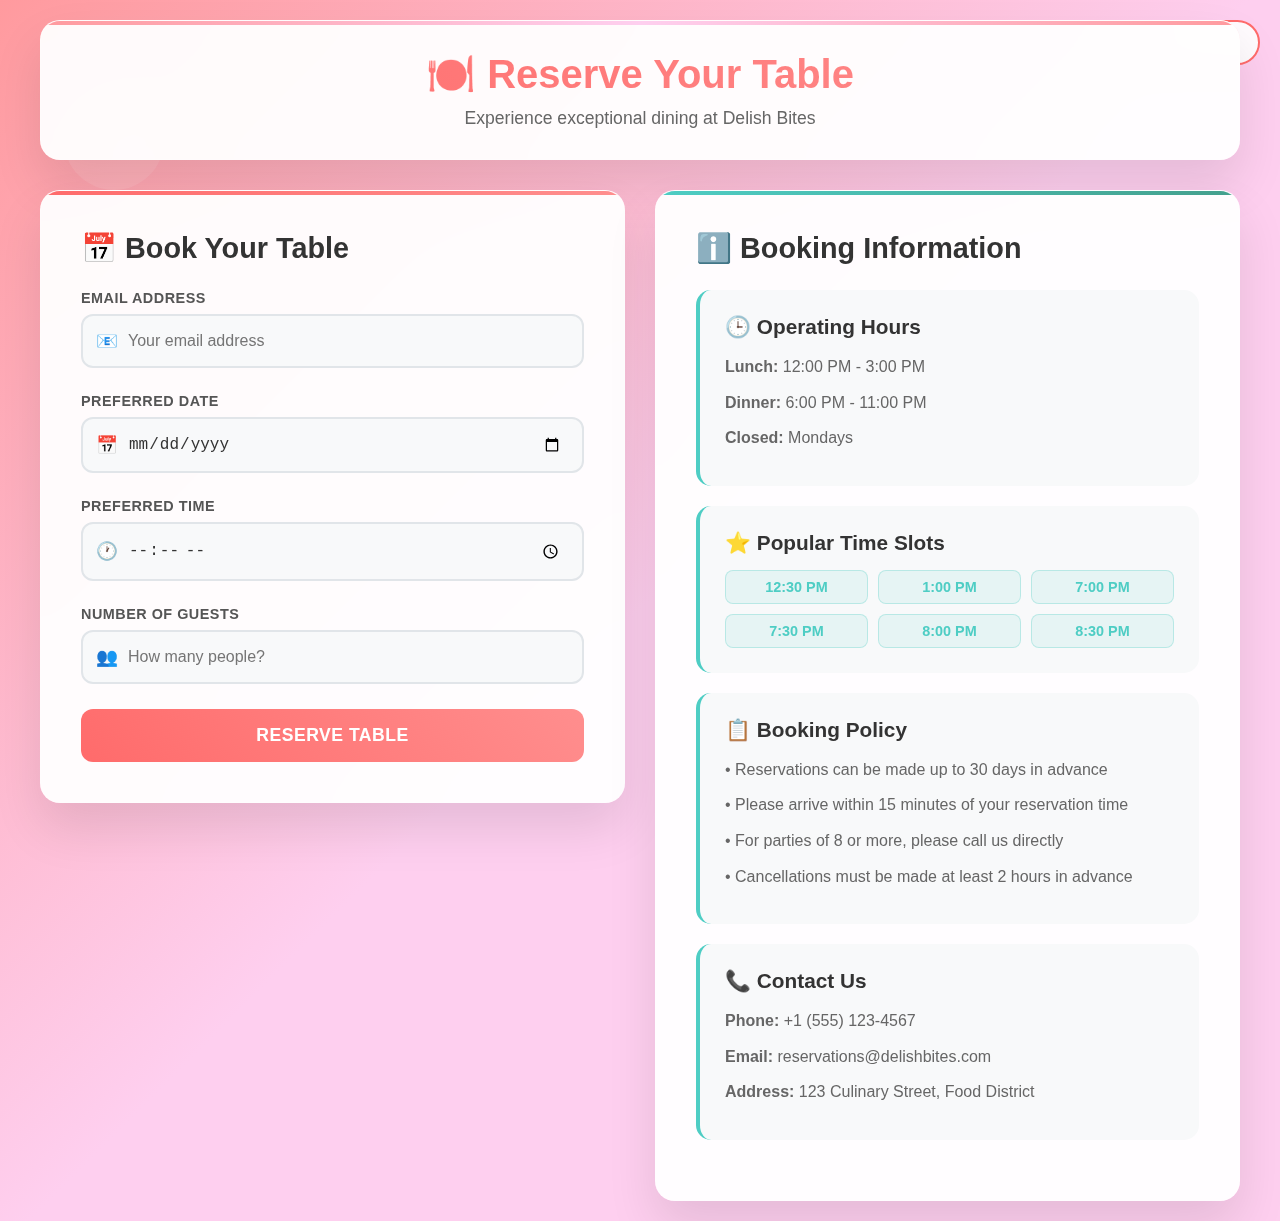
<file: frontend/user_dashboard.html>
<!DOCTYPE html>
<html lang="en">
<head>
    <meta charset="UTF-8">
    <meta name="viewport" content="width=device-width, initial-scale=1.0">
    <title>Book a Table - Delish Bites</title>
    <style>
        * {
            margin: 0;
            padding: 0;
            box-sizing: border-box;
        }

        body {
            font-family: 'Inter', -apple-system, BlinkMacSystemFont, 'Segoe UI', Roboto, sans-serif;
            background: linear-gradient(135deg, #ff9a9e 0%, #fecfef 50%, #fecfef 100%);
            min-height: 100vh;
            padding: 20px;
        }

        .dashboard-container {
            max-width: 1200px;
            margin: 0 auto;
        }

        .header {
            background: rgba(255, 255, 255, 0.95);
            backdrop-filter: blur(20px);
            border-radius: 20px;
            padding: 30px 40px;
            margin-bottom: 30px;
            box-shadow: 0 25px 50px rgba(0, 0, 0, 0.1);
            border: 1px solid rgba(255, 255, 255, 0.2);
            text-align: center;
            position: relative;
            overflow: hidden;
        }

        .header::before {
            content: '';
            position: absolute;
            top: 0;
            left: 0;
            right: 0;
            height: 4px;
            background: linear-gradient(90deg, #ff9a9e, #fecfef, #ff9a9e);
            border-radius: 20px 20px 0 0;
        }

        .header h1 {
            font-size: 2.5rem;
            font-weight: 700;
            background: linear-gradient(45deg, #ff6b6b, #ff8e8e);
            -webkit-background-clip: text;
            -webkit-text-fill-color: transparent;
            background-clip: text;
            margin-bottom: 10px;
        }

        .header p {
            color: #666;
            font-size: 1.1rem;
        }

        .main-content {
            display: grid;
            grid-template-columns: 1fr 1fr;
            gap: 30px;
            align-items: start;
        }

        .booking-section {
            background: rgba(255, 255, 255, 0.95);
            backdrop-filter: blur(20px);
            border-radius: 20px;
            padding: 40px;
            box-shadow: 0 25px 50px rgba(0, 0, 0, 0.1);
            border: 1px solid rgba(255, 255, 255, 0.2);
            position: relative;
            overflow: hidden;
        }

        .booking-section::before {
            content: '';
            position: absolute;
            top: 0;
            left: 0;
            right: 0;
            height: 4px;
            background: linear-gradient(90deg, #ff6b6b, #ff8e8e);
            border-radius: 20px 20px 0 0;
        }

        .section-title {
            font-size: 1.8rem;
            font-weight: 700;
            color: #333;
            margin-bottom: 25px;
            display: flex;
            align-items: center;
            gap: 10px;
        }

        .form-group {
            margin-bottom: 25px;
        }

        .form-group label {
            display: block;
            margin-bottom: 8px;
            color: #555;
            font-weight: 600;
            font-size: 0.9rem;
            text-transform: uppercase;
            letter-spacing: 0.5px;
        }

        .input-container {
            position: relative;
        }

        .input-icon {
            position: absolute;
            left: 15px;
            top: 50%;
            transform: translateY(-50%);
            color: #999;
            font-size: 1.1rem;
            z-index: 1;
        }

        input[type="email"],
        input[type="date"],
        input[type="time"],
        input[type="number"] {
            width: 100%;
            padding: 16px 20px 16px 45px;
            border: 2px solid #e1e5e9;
            border-radius: 12px;
            font-size: 1rem;
            transition: all 0.3s ease;
            background: #f8f9fa;
            color: #333;
        }

        input:focus {
            outline: none;
            border-color: #ff6b6b;
            background: white;
            box-shadow: 0 0 0 3px rgba(255, 107, 107, 0.1);
            transform: translateY(-2px);
        }

        .book-btn {
            width: 100%;
            padding: 16px;
            background: linear-gradient(45deg, #ff6b6b, #ff8e8e);
            color: white;
            border: none;
            border-radius: 12px;
            font-size: 1.1rem;
            font-weight: 600;
            cursor: pointer;
            transition: all 0.3s ease;
            text-transform: uppercase;
            letter-spacing: 0.5px;
            position: relative;
            overflow: hidden;
        }

        .book-btn::before {
            content: '';
            position: absolute;
            top: 0;
            left: -100%;
            width: 100%;
            height: 100%;
            background: linear-gradient(90deg, transparent, rgba(255, 255, 255, 0.2), transparent);
            transition: left 0.5s;
        }

        .book-btn:hover::before {
            left: 100%;
        }

        .book-btn:hover {
            transform: translateY(-2px);
            box-shadow: 0 10px 30px rgba(255, 107, 107, 0.4);
        }

        .info-section {
            background: rgba(255, 255, 255, 0.95);
            backdrop-filter: blur(20px);
            border-radius: 20px;
            padding: 40px;
            box-shadow: 0 25px 50px rgba(0, 0, 0, 0.1);
            border: 1px solid rgba(255, 255, 255, 0.2);
            position: relative;
            overflow: hidden;
        }

        .info-section::before {
            content: '';
            position: absolute;
            top: 0;
            left: 0;
            right: 0;
            height: 4px;
            background: linear-gradient(90deg, #4ecdc4, #44a08d);
            border-radius: 20px 20px 0 0;
        }

        .info-card {
            background: #f8f9fa;
            border-radius: 15px;
            padding: 25px;
            margin-bottom: 20px;
            border-left: 4px solid #4ecdc4;
            transition: all 0.3s ease;
        }

        .info-card:hover {
            transform: translateY(-3px);
            box-shadow: 0 10px 30px rgba(0, 0, 0, 0.1);
        }

        .info-card h3 {
            color: #333;
            margin-bottom: 15px;
            font-size: 1.3rem;
            display: flex;
            align-items: center;
            gap: 8px;
        }

        .info-card p {
            color: #666;
            line-height: 1.6;
            margin-bottom: 10px;
        }

        .time-slots {
            display: grid;
            grid-template-columns: repeat(3, 1fr);
            gap: 10px;
            margin-top: 15px;
        }

        .time-slot {
            padding: 8px 12px;
            background: rgba(78, 205, 196, 0.1);
            border: 1px solid rgba(78, 205, 196, 0.3);
            border-radius: 8px;
            text-align: center;
            font-size: 0.9rem;
            color: #4ecdc4;
            font-weight: 600;
        }

        .logout-btn {
            position: fixed;
            top: 20px;
            right: 20px;
            padding: 12px 20px;
            background: rgba(255, 255, 255, 0.9);
            border: 2px solid #ff6b6b;
            border-radius: 25px;
            color: #ff6b6b;
            text-decoration: none;
            font-weight: 600;
            font-size: 0.9rem;
            transition: all 0.3s ease;
            display: flex;
            align-items: center;
            gap: 8px;
        }

        .logout-btn:hover {
            background: #ff6b6b;
            color: white;
            transform: translateY(-2px);
            box-shadow: 0 10px 20px rgba(255, 107, 107, 0.3);
        }

        .floating-shapes {
            position: fixed;
            top: 0;
            left: 0;
            width: 100%;
            height: 100%;
            pointer-events: none;
            z-index: -1;
        }

        .shape {
            position: absolute;
            border-radius: 50%;
            background: rgba(255, 255, 255, 0.1);
            animation: float 10s ease-in-out infinite;
        }

        .shape:nth-child(1) {
            width: 100px;
            height: 100px;
            top: 10%;
            left: 5%;
            animation-delay: 0s;
        }

        .shape:nth-child(2) {
            width: 150px;
            height: 150px;
            top: 60%;
            right: 5%;
            animation-delay: 3s;
        }

        .shape:nth-child(3) {
            width: 80px;
            height: 80px;
            bottom: 20%;
            left: 15%;
            animation-delay: 6s;
        }

        @keyframes float {
            0%, 100% { transform: translateY(0px) rotate(0deg); }
            50% { transform: translateY(-40px) rotate(180deg); }
        }

        .error-message {
            color: #e74c3c;
            background: rgba(231, 76, 60, 0.1);
            padding: 12px;
            border-radius: 8px;
            margin-bottom: 20px;
            font-size: 0.9rem;
            display: none;
        }

        .success-message {
            color: #27ae60;
            background: rgba(39, 174, 96, 0.1);
            padding: 12px;
            border-radius: 8px;
            margin-bottom: 20px;
            font-size: 0.9rem;
            display: none;
        }

        @media (max-width: 768px) {
            .main-content {
                grid-template-columns: 1fr;
                gap: 20px;
            }
            
            .booking-section,
            .info-section {
                padding: 25px;
            }
            
            .header {
                padding: 20px;
            }
            
            .header h1 {
                font-size: 2rem;
            }
            
            .time-slots {
                grid-template-columns: repeat(2, 1fr);
            }
        }
    </style>
</head>
<body>
    <div class="floating-shapes">
        <div class="shape"></div>
        <div class="shape"></div>
        <div class="shape"></div>
    </div>

    <a href="index.html" class="logout-btn">
        🚪 Logout
    </a>

    <div class="dashboard-container">
        <div class="header">
            <h1>🍽️ Reserve Your Table</h1>
            <p>Experience exceptional dining at Delish Bites</p>
        </div>

        <div class="main-content">
            <div class="booking-section">
                <h2 class="section-title">📅 Book Your Table</h2>
                
                <div class="error-message" id="errorMessage"></div>
                <div class="success-message" id="successMessage"></div>

                <form id="bookingForm">
                    <div class="form-group">
                        <label for="userEmail">Email Address</label>
                        <div class="input-container">
                            <span class="input-icon">📧</span>
                            <input type="email" id="userEmail" name="userEmail" placeholder="Your email address" required>
                        </div>
                    </div>

                    <div class="form-group">
                        <label for="date">Preferred Date</label>
                        <div class="input-container">
                            <span class="input-icon">📅</span>
                            <input type="date" id="date" name="date" required>
                        </div>
                    </div>

                    <div class="form-group">
                        <label for="time">Preferred Time</label>
                        <div class="input-container">
                            <span class="input-icon">🕐</span>
                            <input type="time" id="time" name="time" required>
                        </div>
                    </div>

                    <div class="form-group">
                        <label for="persons">Number of Guests</label>
                        <div class="input-container">
                            <span class="input-icon">👥</span>
                            <input type="number" id="persons" name="persons" min="1" max="20" placeholder="How many people?" required>
                        </div>
                    </div>

                    <button type="submit" class="book-btn">
                        Reserve Table
                    </button>
                </form>
            </div>

            <div class="info-section">
                <h2 class="section-title">ℹ️ Booking Information</h2>
                
                <div class="info-card">
                    <h3>🕒 Operating Hours</h3>
                    <p><strong>Lunch:</strong> 12:00 PM - 3:00 PM</p>
                    <p><strong>Dinner:</strong> 6:00 PM - 11:00 PM</p>
                    <p><strong>Closed:</strong> Mondays</p>
                </div>

                <div class="info-card">
                    <h3>⭐ Popular Time Slots</h3>
                    <div class="time-slots">
                        <div class="time-slot">12:30 PM</div>
                        <div class="time-slot">1:00 PM</div>
                        <div class="time-slot">7:00 PM</div>
                        <div class="time-slot">7:30 PM</div>
                        <div class="time-slot">8:00 PM</div>
                        <div class="time-slot">8:30 PM</div>
                    </div>
                </div>

                <div class="info-card">
                    <h3>📋 Booking Policy</h3>
                    <p>• Reservations can be made up to 30 days in advance</p>
                    <p>• Please arrive within 15 minutes of your reservation time</p>
                    <p>• For parties of 8 or more, please call us directly</p>
                    <p>• Cancellations must be made at least 2 hours in advance</p>
                </div>

                <div class="info-card">
                    <h3>📞 Contact Us</h3>
                    <p><strong>Phone:</strong> +1 (555) 123-4567</p>
                    <p><strong>Email:</strong> reservations@delishbites.com</p>
                    <p><strong>Address:</strong> 123 Culinary Street, Food District</p>
                </div>
            </div>
        </div>
    </div>

    <script>
        // Set minimum date to today
        const today = new Date().toISOString().split('T')[0];
        document.getElementById('date').setAttribute('min', today);

        document.getElementById('bookingForm').onsubmit = async function(e) {
            e.preventDefault();
            
            const errorDiv = document.getElementById('errorMessage');
            const successDiv = document.getElementById('successMessage');
            const submitBtn = e.target.querySelector('button[type="submit"]');
            
            // Hide previous messages
            errorDiv.style.display = 'none';
            successDiv.style.display = 'none';
            
            // Show loading state
            submitBtn.style.opacity = '0.7';
            submitBtn.textContent = 'Processing...';
            
            try {
                const data = Object.fromEntries(new FormData(e.target));
                const res = await fetch('http://localhost:5000/api/bookings/book', {
                    method: 'POST',
                    headers: { 'Content-Type': 'application/json' },
                    body: JSON.stringify(data)
                });
                
                const result = await res.json();
                
                if (res.ok) {
                    successDiv.textContent = result.message || 'Table booked successfully! We look forward to serving you.';
                    successDiv.style.display = 'block';
                    
                    // Reset form
                    e.target.reset();
                    document.getElementById('date').setAttribute('min', today);
                } else {
                    errorDiv.textContent = result.message || 'Booking failed. Please try again.';
                    errorDiv.style.display = 'block';
                }
            } catch (error) {
                errorDiv.textContent = 'Network error. Please check your connection and try again.';
                errorDiv.style.display = 'block';
            }
            
            // Reset button state
            submitBtn.style.opacity = '1';
            submitBtn.textContent = 'Reserve Table';
        }
    </script>
</body>
</html>
</file>
